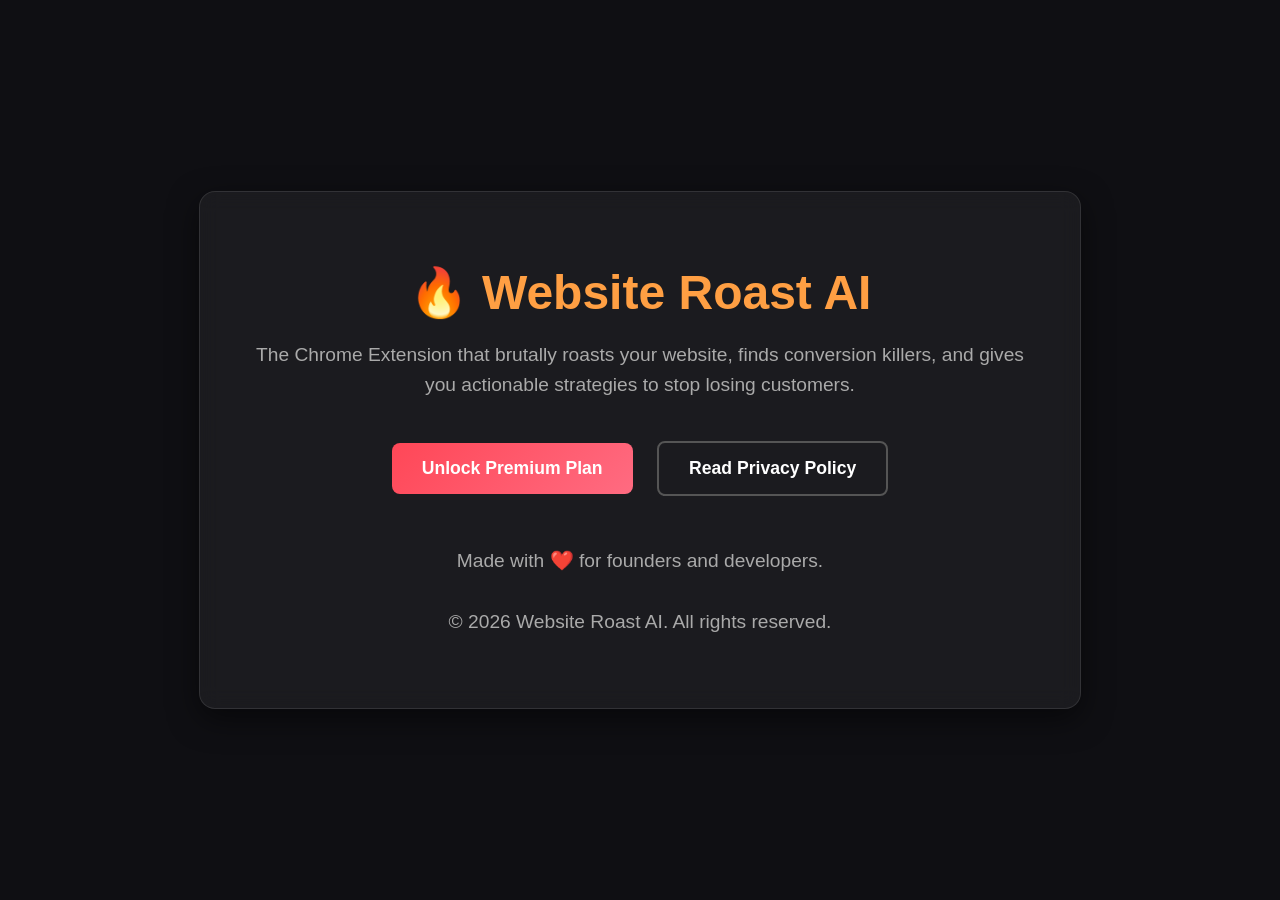
<file: index.html>
<!DOCTYPE html>
<html lang="en">
<head>
    <meta charset="UTF-8">
    <meta name="viewport" content="width=device-width, initial-scale=1.0">
    <title>Website Roast AI - Brutally Honest UX Audits</title>
    <style>
        body {
            font-family: 'Segoe UI', Tahoma, Geneva, Verdana, sans-serif;
            background-color: #0f0f13;
            color: #ffffff;
            margin: 0;
            padding: 0;
            display: flex;
            flex-direction: column;
            align-items: center;
            justify-content: center;
            min-height: 100vh;
            text-align: center;
        }
        .container {
            max-width: 800px;
            padding: 40px;
            background: rgba(255, 255, 255, 0.05);
            border-radius: 16px;
            border: 1px solid rgba(255, 255, 255, 0.1);
            box-shadow: 0 10px 30px rgba(0, 0, 0, 0.5);
            backdrop-filter: blur(10px);
        }
        h1 {
            font-size: 3rem;
            margin-bottom: 10px;
            color: #ff9f43;
        }
        p {
            font-size: 1.2rem;
            color: #aaa;
            line-height: 1.6;
            margin-bottom: 30px;
        }
        .btn {
            display: inline-block;
            padding: 15px 30px;
            font-size: 1.1rem;
            font-weight: bold;
            color: #fff;
            background: linear-gradient(135deg, #ff4757, #ff6b81);
            text-decoration: none;
            border-radius: 8px;
            transition: transform 0.2s, box-shadow 0.2s;
            margin: 10px;
        }
        .btn:hover {
            transform: translateY(-2px);
            box-shadow: 0 5px 15px rgba(255, 71, 87, 0.4);
        }
        .btn-secondary {
            background: transparent;
            border: 2px solid #555;
        }
        .btn-secondary:hover {
            background: rgba(255,255,255,0.1);
            box-shadow: none;
        }
        .footer {
            margin-top: 40px;
            font-size: 0.9rem;
            color: #666;
        }
        .footer a {
            color: #ff9f43;
            text-decoration: none;
        }
        .footer a:hover {
            text-decoration: underline;
        }
    </style>
</head>
<body>

    <div class="container">
        <h1>🔥 Website Roast AI</h1>
        <p>The Chrome Extension that brutally roasts your website, finds conversion killers, and gives you actionable strategies to stop losing customers.</p>
        
        <a href="https://rzp.io/rzp/airoastmode" class="btn" target="_blank">Unlock Premium Plan</a>
        <a href="privacy.html" class="btn btn-secondary">Read Privacy Policy</a>
        
        <div class="footer">
            <p>Made with ❤️ for founders and developers.</p>
            <p>&copy; 2026 Website Roast AI. All rights reserved.</p>
        </div>
    </div>

</body>
</html>
</file>
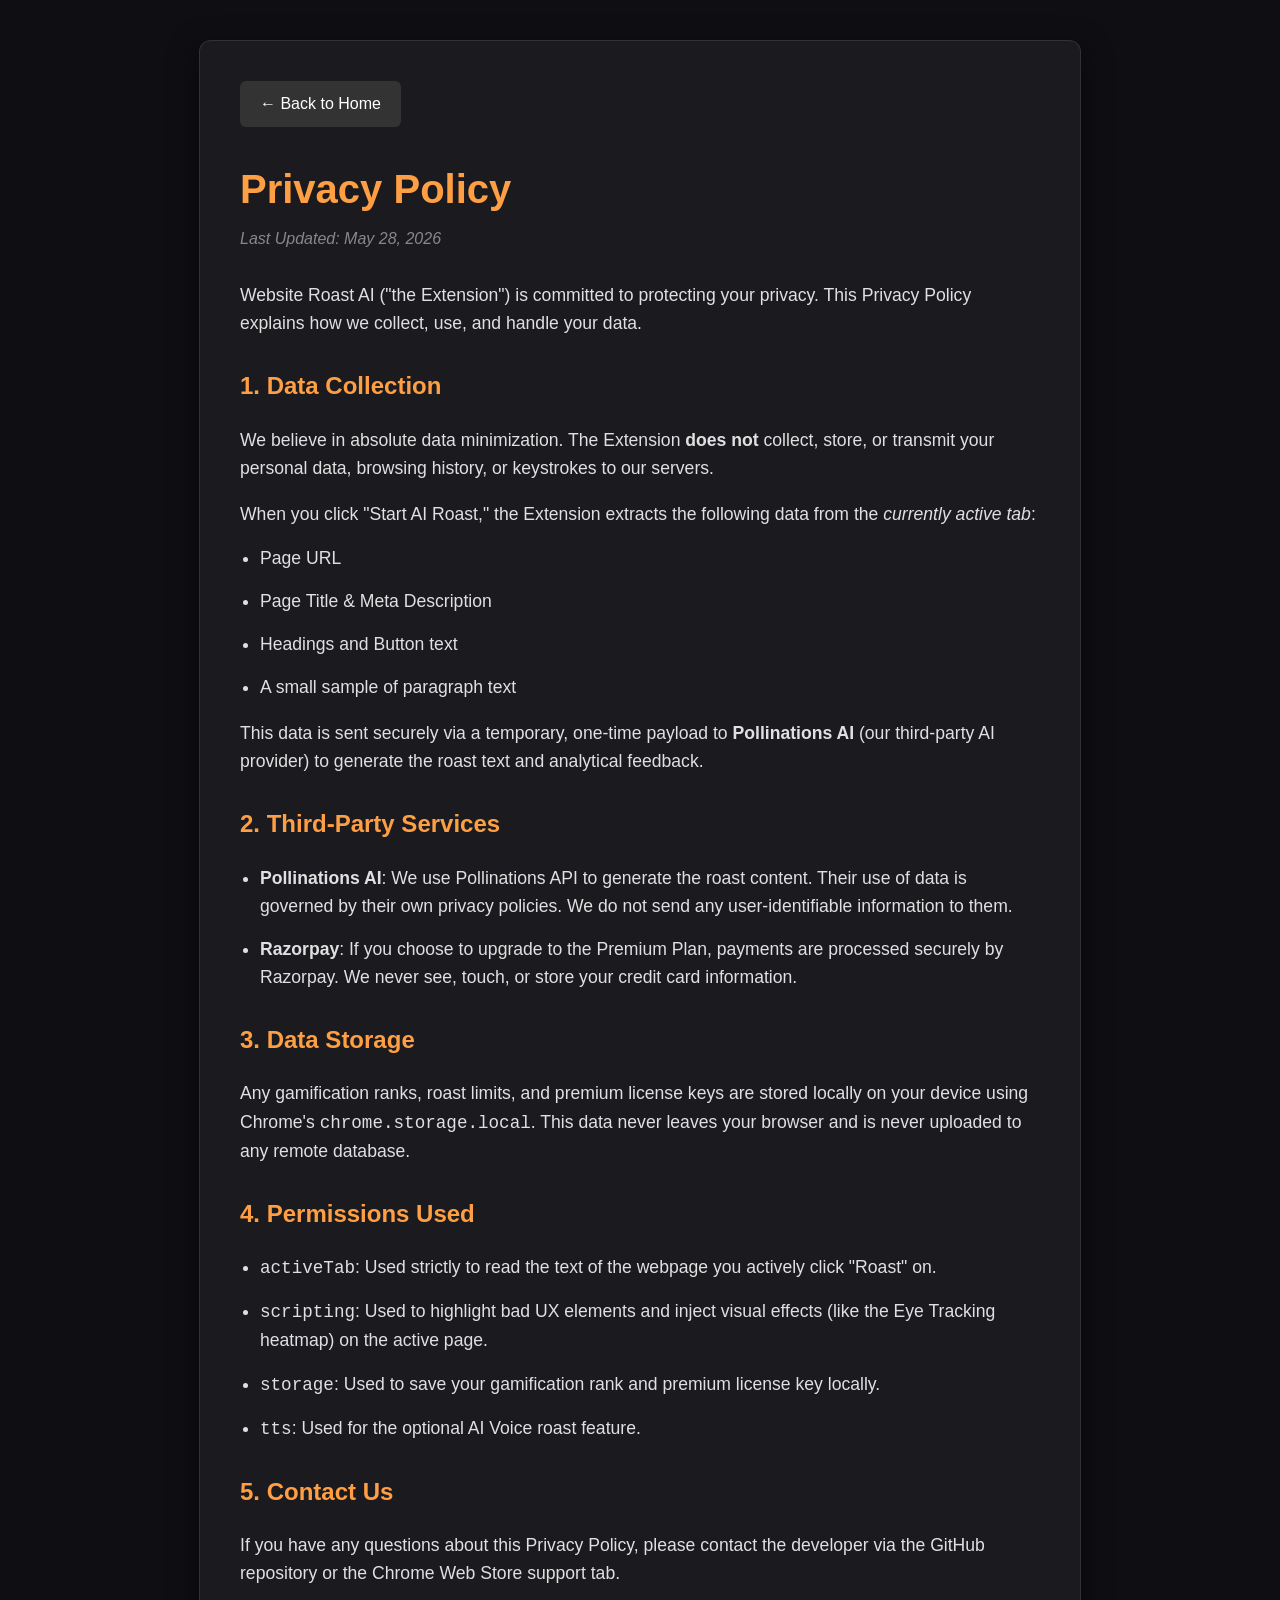
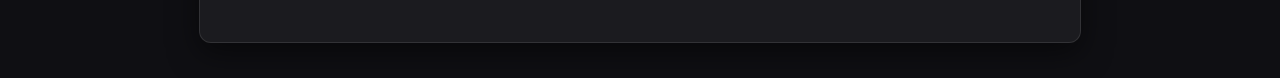
<file: privacy.html>
<!DOCTYPE html>
<html lang="en">
<head>
    <meta charset="UTF-8">
    <meta name="viewport" content="width=device-width, initial-scale=1.0">
    <title>Privacy Policy - Website Roast AI</title>
    <style>
        body {
            font-family: 'Segoe UI', Tahoma, Geneva, Verdana, sans-serif;
            background-color: #0f0f13;
            color: #e0e0e0;
            margin: 0;
            padding: 40px 20px;
            line-height: 1.6;
        }
        .container {
            max-width: 800px;
            margin: 0 auto;
            background: rgba(255, 255, 255, 0.05);
            padding: 40px;
            border-radius: 12px;
            border: 1px solid rgba(255, 255, 255, 0.1);
            box-shadow: 0 10px 30px rgba(0, 0, 0, 0.5);
        }
        h1, h2 {
            color: #ff9f43;
            margin-top: 30px;
        }
        h1 {
            font-size: 2.5rem;
            margin-bottom: 5px;
            margin-top: 0;
        }
        .date {
            color: #888;
            font-style: italic;
            margin-bottom: 30px;
        }
        p, li {
            font-size: 1.1rem;
            margin-bottom: 15px;
        }
        ul {
            padding-left: 20px;
        }
        a {
            color: #ff4757;
            text-decoration: none;
        }
        a:hover {
            text-decoration: underline;
        }
        .back-btn {
            display: inline-block;
            margin-bottom: 30px;
            color: #fff;
            background: #333;
            padding: 10px 20px;
            border-radius: 6px;
            text-decoration: none;
            transition: background 0.2s;
        }
        .back-btn:hover {
            background: #555;
            text-decoration: none;
        }
    </style>
</head>
<body>

    <div class="container">
        <a href="index.html" class="back-btn">&larr; Back to Home</a>
        
        <h1>Privacy Policy</h1>
        <div class="date">Last Updated: May 28, 2026</div>

        <p>Website Roast AI ("the Extension") is committed to protecting your privacy. This Privacy Policy explains how we collect, use, and handle your data.</p>

        <h2>1. Data Collection</h2>
        <p>We believe in absolute data minimization. The Extension <strong>does not</strong> collect, store, or transmit your personal data, browsing history, or keystrokes to our servers.</p>
        <p>When you click "Start AI Roast," the Extension extracts the following data from the <em>currently active tab</em>:</p>
        <ul>
            <li>Page URL</li>
            <li>Page Title & Meta Description</li>
            <li>Headings and Button text</li>
            <li>A small sample of paragraph text</li>
        </ul>
        <p>This data is sent securely via a temporary, one-time payload to <strong>Pollinations AI</strong> (our third-party AI provider) to generate the roast text and analytical feedback.</p>

        <h2>2. Third-Party Services</h2>
        <ul>
            <li><strong>Pollinations AI</strong>: We use Pollinations API to generate the roast content. Their use of data is governed by their own privacy policies. We do not send any user-identifiable information to them.</li>
            <li><strong>Razorpay</strong>: If you choose to upgrade to the Premium Plan, payments are processed securely by Razorpay. We never see, touch, or store your credit card information.</li>
        </ul>

        <h2>3. Data Storage</h2>
        <p>Any gamification ranks, roast limits, and premium license keys are stored locally on your device using Chrome's <code>chrome.storage.local</code>. This data never leaves your browser and is never uploaded to any remote database.</p>

        <h2>4. Permissions Used</h2>
        <ul>
            <li><code>activeTab</code>: Used strictly to read the text of the webpage you actively click "Roast" on.</li>
            <li><code>scripting</code>: Used to highlight bad UX elements and inject visual effects (like the Eye Tracking heatmap) on the active page.</li>
            <li><code>storage</code>: Used to save your gamification rank and premium license key locally.
            <li><code>tts</code>: Used for the optional AI Voice roast feature.</li>
        </ul>

        <h2>5. Contact Us</h2>
        <p>If you have any questions about this Privacy Policy, please contact the developer via the GitHub repository or the Chrome Web Store support tab.</p>
    </div>

</body>
</html>
</file>
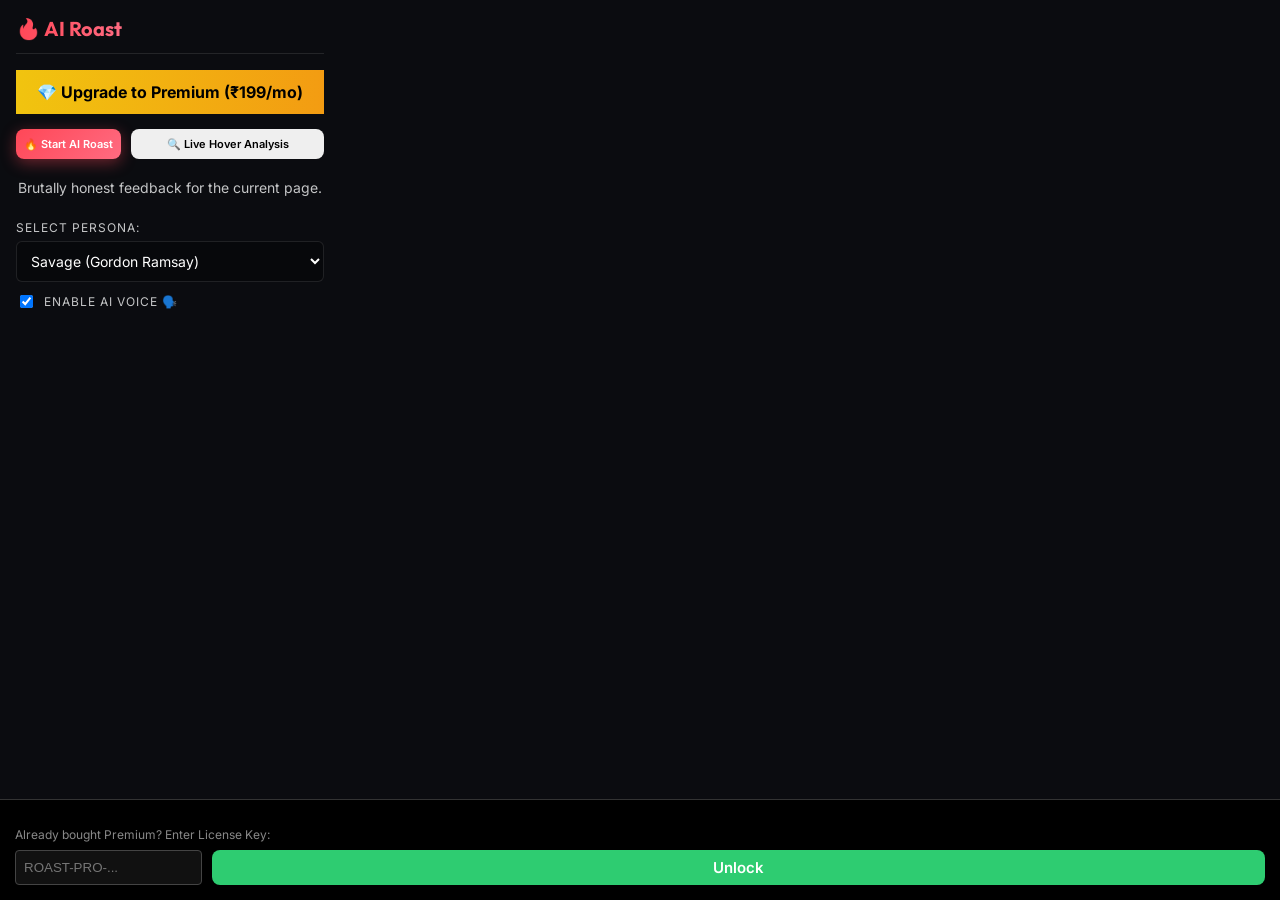
<file: sidepanel.html>
<!DOCTYPE html>
<html lang="en">
<head>
    <meta charset="UTF-8">
    <meta name="viewport" content="width=device-width, initial-scale=1.0">
    <title>AI Roast My Website</title>
    <link rel="stylesheet" href="sidepanel.css">
    <link href="https://fonts.googleapis.com/css2?family=Inter:wght@400;600;800&family=Outfit:wght@700&display=swap" rel="stylesheet">
</head>
<body>
    <div class="header">
        <h1>🔥 AI Roast</h1>
    </div>

    <div id="premiumBanner" class="premium-banner" style="background: linear-gradient(90deg, #f1c40f, #f39c12); padding: 12px; text-align: center; font-weight: bold; cursor: pointer; color: #000;">
        💎 Upgrade to Premium (₹199/mo)
    </div>
    
    <div id="gamificationBanner" class="gamification hidden">
        <span id="userLevel">Beginner Founder</span>
        <span id="roastsRemaining">3/3 Free Roasts</span>
    </div>

    <div id="mainView" class="view active">
        <div class="action-grid" style="margin-bottom: 20px;">
            <button class="btn primary-btn" id="roastBtn">🔥 Start AI Roast</button>
            <button class="btn secondary" id="btnHoverTrack" style="grid-column: span 2;">🔍 Live Hover Analysis</button>
        </div>
        <p class="subtitle">Brutally honest feedback for the current page.</p>

        <div class="mode-selector">
            <label for="roastMode">Select Persona:</label>
            <select id="roastMode" class="styled-select">
                <option value="savage">Savage (Gordon Ramsay)</option>
                <option value="genz">Gen-Z Troll</option>
                <option value="investor">Angry VC</option>
                <option value="ceo">Ruthless CEO</option>
                <option value="ux">UX Snob</option>
                <option value="reddit">Reddit Reviewer</option>
                <option value="hacker">Cyber Hacker</option>
                <option value="indian">Indian Startup Uncle</option>
            </select>
            <div style="margin-top:10px; display:flex; align-items:center; gap:8px;">
                <input type="checkbox" id="voiceToggle" checked>
                <label for="voiceToggle" style="font-size:12px; color:var(--text-secondary); margin:0;">Enable AI Voice 🗣️</label>
            </div>
        </div>
        <div id="errorBox" class="error hidden" style="margin-top: 15px;"></div>
    </div>

    <div id="loadingView" class="view">
        <div class="loader">🔥</div>
        <p class="loading-text" id="loadingText">Analyzing trust issues...</p>
    </div>

    <div id="resultView" class="view">
        <div id="damageContainer">
            <div class="roast-card">
                <h2>THE VERDICT</h2>
                <p class="roast-text" id="roastText">...</p>
            </div>
            
            <div class="why-fails">
                <strong>Why it fails:</strong> <span id="whyFailsText">...</span>
            </div>

            <div class="card result-card deep-metric">
                <h3>🧠 Website IQ</h3>
                <div class="score-row">
                    <span>Design IQ: <span id="designIqScore">0</span></span>
                    <div class="progress-bar"><div class="progress-fill" style="background:#ff4757;" id="designIqProgress"></div></div>
                </div>
            </div>

            <div class="viral-metrics deep-metric">
                <div class="metric-row">
                    <span class="metric-label">Founder Coping Level:</span>
                    <span class="metric-value" id="founderCopingText">...</span>
                </div>
                <div class="metric-row">
                    <span class="metric-label">Startup Bro Stereotype:</span>
                    <span class="metric-value" id="startupBroText">...</span>
                </div>
                <div class="metric-row">
                    <span class="metric-label">Dark Patterns:</span>
                    <span class="metric-value" id="darkPatternsText">...</span>
                </div>
            </div>

        
        <div class="card result-card">
            <h3>❤️ Founder Therapy</h3>
            <p id="therapyText" style="font-style: italic; color: var(--text-secondary);">...</p>
        </div>

        <div class="card result-card">
            <h3>💼 AI Business Coach</h3>
            <ul id="businessAdviceList" style="margin: 0; padding-left: 20px; font-size: 13px; color: var(--text-secondary);">
                <li>...</li>
            </ul>
        </div>

        <div class="card result-card deep-metric">
            <h3>📊 Would Users Trust This?</h3>
            <div class="score-row">
                <span>Scam Probability: <span id="scamScore">0</span>%</span>
                <div class="progress-bar"><div class="progress-fill danger" id="scamProgress"></div></div>
            </div>
        </div>

        <div class="card result-card meme-card">
            <h3>🤡 Expectation vs Reality</h3>
            <div class="meme-container">
                <div class="meme-text" id="memeText">...</div>
            </div>
        </div>

        </div> <!-- End damage container -->

        <div class="action-grid" style="margin-top:20px;">
            <button class="btn secondary premium-action" id="btnRewrite">✨ Rewrite Page 🔒</button>
            <button class="btn secondary premium-action" id="btnRedFlags">🚩 Red Flags 🔒</button>
            <button class="btn secondary premium-action" id="btnEyeTrack">👁️ Eye Track 🔒</button>
            <button class="btn secondary premium-action" id="btnExportPdf" style="grid-column: span 3; background: #2ecc71; color: white; border: none;">📄 Export Audit PDF 🔒</button>
        </div>

        <div id="competitorBattleBox" style="margin-top: 15px; padding: 15px; background: rgba(255,255,255,0.05); border-radius: 8px;">
            <h3 style="margin-top:0;">🥊 Competitor Battle</h3>
            <p style="font-size: 12px; color: var(--text-secondary); margin-bottom: 8px;">Who's stealing your customers?</p>
            <div style="display: flex; gap: 8px;">
                <input type="text" id="competitorUrl" placeholder="https://competitor.com" style="flex: 1; padding: 8px; border-radius: 4px; border: 1px solid #444; background: #111; color: white;">
                <button id="btnBattle" class="btn premium-action" style="background: #e74c3c; color: white;">Battle 🔒</button>
            </div>
            <div id="battleResult" style="margin-top: 10px; font-size: 13px; font-weight: bold; color: #ff9f43; display: none;"></div>
        </div>

        <div class="button-group" style="flex-wrap: wrap;">
            <button class="btn" id="shareBtnX" style="background:#000; color:#fff; flex: 1;">🐦 X</button>
            <button class="btn" id="shareBtnReddit" style="background:#ff4500; color:#fff; flex: 1;">👽 Reddit</button>
            <button class="btn" id="shareBtnLinkedIn" style="background:#0077b5; color:#fff; flex: 1;">💼 LinkedIn</button>
        </div>
        <button class="btn secondary" id="backBtn" style="margin-top: 10px;">⬅️ Roast Another Website</button>

        <div class="viral-metrics">
            <div class="metric-row">
                <span class="metric-label">Vibe:</span>
                <span id="personalityText" class="metric-value">...</span>
            </div>
            <div class="metric-row">
                <span class="metric-label">Rich Score:</span>
                <span id="richScoreText" class="metric-value">...</span>
            </div>
        </div>

        <div class="scores">
            <div class="score-card">
                <div class="score-title">Conversion</div>
                <div class="score-value" id="conversionScore">0</div>
                <div class="score-max">/ 100</div>
            </div>
            <div class="score-card">
                <div class="score-title">Trust</div>
                <div class="score-value" id="trustScore">0</div>
                <div class="score-max">/ 100</div>
            </div>
        </div>
    </div>

    <div id="unlockContainer" style="padding: 15px; border-top: 1px solid #333; background: #000; position: fixed; bottom: 0; left: 0; right: 0; z-index: 100;">
        <p style="font-size: 12px; color: #888; margin-bottom: 8px;">Already bought Premium? Enter License Key:</p>
        <div style="display: flex; gap: 10px;">
            <input type="text" id="licenseKeyInput" placeholder="ROAST-PRO-..." style="flex: 1; padding: 8px; border-radius: 4px; border: 1px solid #444; background: #111; color: white;">
            <button id="btnUnlock" class="btn" style="background: #2ecc71; color: white; padding: 8px 12px;">Unlock</button>
        </div>
    </div>

    <script src="sidepanel.js"></script>
</body>
</html>
</file>
<file: sidepanel.css>
:root {
    --bg-color: #0b0c10;
    --card-bg: #1f2833;
    --card-border: #45a29e;
    --text-primary: #ffffff;
    --text-secondary: #c5c6c7;
    --accent: #66fcf1;
    --accent-hover: #45a29e;
    --danger: #ff4757;
    --danger-hover: #ff6b81;
}

body {
    background-color: var(--bg-color);
    color: var(--text-primary);
    font-family: 'Inter', sans-serif;
    margin: 0;
    width: 340px;
    padding: 16px;
    box-sizing: border-box;
    overflow-x: hidden;
}

.header {
    display: flex;
    justify-content: space-between;
    align-items: center;
    margin-bottom: 16px;
    padding-bottom: 12px;
    border-bottom: 1px solid rgba(255, 255, 255, 0.1);
}

.header h1 {
    font-family: 'Outfit', sans-serif;
    margin: 0;
    font-size: 20px;
    background: linear-gradient(90deg, #ff4757, #ff6b81);
    -webkit-background-clip: text;
    -webkit-text-fill-color: transparent;
}

#settingsBtn {
    background: none;
    border: none;
    font-size: 18px;
    cursor: pointer;
    transition: transform 0.2s;
}

#settingsBtn:hover {
    transform: rotate(90deg);
}

.view {
    display: none;
    animation: fadeIn 0.3s ease;
}

.view.active {
    display: block;
}

@keyframes fadeIn {
    from { opacity: 0; transform: translateY(5px); }
    to { opacity: 1; transform: translateY(0); }
}

.subtitle {
    color: var(--text-secondary);
    font-size: 14px;
    margin-bottom: 24px;
    text-align: center;
}

button {
    width: 100%;
    padding: 12px;
    border: none;
    border-radius: 8px;
    font-size: 15px;
    font-weight: 600;
    font-family: 'Inter', sans-serif;
    cursor: pointer;
    transition: all 0.2s;
    display: flex;
    justify-content: center;
    align-items: center;
    gap: 8px;
}

.primary-btn {
    background: linear-gradient(135deg, var(--danger), var(--danger-hover));
    color: white;
    box-shadow: 0 4px 15px rgba(255, 71, 87, 0.4);
}

.primary-btn:hover {
    transform: translateY(-2px);
    box-shadow: 0 6px 20px rgba(255, 71, 87, 0.6);
}

.primary-btn:active {
    transform: translateY(0);
}

.secondary-btn {
    background-color: transparent;
    color: var(--text-secondary);
    border: 1px solid rgba(255,255,255,0.2);
}

.secondary-btn:hover {
    background-color: rgba(255,255,255,0.1);
    color: var(--text-primary);
}

.share-btn {
    background-color: #000000;
    color: white;
    border: 1px solid #333;
}

.share-btn:hover {
    background-color: #111;
    border-color: #555;
}

.error {
    margin-top: 16px;
    padding: 12px;
    background-color: rgba(255, 71, 87, 0.1);
    border-left: 4px solid var(--danger);
    color: #ff6b81;
    font-size: 13px;
    border-radius: 4px;
}

.error.hidden {
    display: none;
}

/* Loading View */
#loadingView {
    text-align: center;
    padding: 24px 0;
}

.loader {
    font-size: 40px;
    display: inline-block;
    animation: bounce 0.8s infinite alternate cubic-bezier(0.5, 0.05, 1, 0.5);
    margin-bottom: 16px;
}

@keyframes bounce {
    from { transform: translateY(0); }
    to { transform: translateY(-20px) scale(1.1); }
}

/* Result View */
.roast-card {
    background-color: var(--card-bg);
    border: 1px solid var(--danger);
    border-radius: 8px;
    padding: 16px;
    margin-bottom: 12px;
    position: relative;
    box-shadow: 0 4px 15px rgba(255, 71, 87, 0.15);
}

.roast-card h2 {
    margin: 0 0 8px 0;
    font-size: 16px;
    color: var(--danger);
}

.roast-text {
    font-size: 15px;
    line-height: 1.5;
    margin: 0;
    font-style: italic;
    color: var(--text-primary);
}

.why-fails {
    background-color: rgba(255, 255, 255, 0.05);
    padding: 12px;
    border-radius: 8px;
    font-size: 13px;
    line-height: 1.5;
    color: var(--text-secondary);
    margin-bottom: 16px;
}

.why-fails strong {
    color: var(--text-primary);
}

.button-group {
    display: flex;
    gap: 10px;
    margin-top: 15px;
}

/* --- V3 Features --- */

/* Emotional Damage Animation */
@keyframes emotionalDamage {
    0% { transform: translate(1px, 1px) rotate(0deg); border: 2px solid var(--danger); box-shadow: inset 0 0 50px rgba(255, 0, 0, 0.5); }
    10% { transform: translate(-1px, -2px) rotate(-1deg); }
    20% { transform: translate(-3px, 0px) rotate(1deg); }
    30% { transform: translate(3px, 2px) rotate(0deg); }
    40% { transform: translate(1px, -1px) rotate(1deg); }
    50% { transform: translate(-1px, 2px) rotate(-1deg); }
    60% { transform: translate(-3px, 1px) rotate(0deg); }
    70% { transform: translate(3px, 1px) rotate(-1deg); }
    80% { transform: translate(-1px, -1px) rotate(1deg); }
    90% { transform: translate(1px, 2px) rotate(0deg); }
    100% { transform: translate(1px, -2px) rotate(-1deg); border: none; box-shadow: none;}
}

.shake-intense {
    animation: emotionalDamage 0.5s;
    animation-iteration-count: 2;
}

.locked-blur {
    filter: blur(5px);
    opacity: 0.5;
    pointer-events: none;
    user-select: none;
}

.gamification {
    display: flex;
    justify-content: space-between;
    background: #ff4757;
    color: white;
    padding: 8px 15px;
    font-size: 12px;
    font-weight: 600;
    text-transform: uppercase;
    letter-spacing: 0.5px;
}
.gamification.hidden {
    display: none;
}

.action-grid {
    display: grid;
    grid-template-columns: 1fr 1fr 1fr;
    gap: 10px;
    margin-top: 15px;
}
.action-grid .btn {
    font-size: 11px;
    padding: 8px;
    white-space: nowrap;
}

.meme-container {
    background-image: url('data:image/svg+xml;utf8,<svg xmlns="http://www.w3.org/2000/svg" width="100%" height="100%"><rect fill="%230b0c10" width="100%" height="100%"/><text x="50%" y="40%" fill="%23fff" font-size="20" font-family="sans-serif" text-anchor="middle">Expectation</text><text x="50%" y="80%" fill="%23fff" font-size="20" font-family="sans-serif" text-anchor="middle">Reality</text></svg>');
    background-size: cover;
    background-position: center;
    border-radius: 8px;
    height: 120px;
    display: flex;
    align-items: flex-end;
    padding: 10px;
    border: 1px solid var(--card-border);
    position: relative;
    overflow: hidden;
}

.meme-text {
    background: rgba(0, 0, 0, 0.8);
    color: white;
    padding: 8px;
    border-radius: 4px;
    font-weight: 700;
    font-size: 12px;
    text-align: center;
    width: 100%;
    z-index: 2;
}

.progress-fill.danger {
    background-color: var(--danger);
}

.score-card {
    flex: 1;
    background-color: var(--card-bg);
    padding: 12px;
    border-radius: 8px;
    text-align: center;
    border: 1px solid rgba(255, 255, 255, 0.1);
}

.score-title {
    font-size: 12px;
    color: var(--text-secondary);
    text-transform: uppercase;
    letter-spacing: 1px;
    margin-bottom: 4px;
}

.score-value {
    font-size: 28px;
    font-family: 'Outfit', sans-serif;
    font-weight: 700;
    color: var(--accent);
}

.score-max {
    font-size: 11px;
    color: rgba(255,255,255,0.4);
}

.actions {
    display: flex;
    flex-direction: column;
    gap: 8px;
}

/* Viral Features */
.mode-selector {
    margin-bottom: 20px;
}

.mode-selector label {
    display: block;
    font-size: 12px;
    color: var(--text-secondary);
    margin-bottom: 6px;
    text-transform: uppercase;
    letter-spacing: 1px;
}

.styled-select {
    width: 100%;
    padding: 10px;
    background-color: rgba(0,0,0,0.3);
    border: 1px solid rgba(255,255,255,0.1);
    border-radius: 6px;
    color: var(--text-primary);
    font-family: 'Inter', sans-serif;
    font-size: 14px;
    outline: none;
    cursor: pointer;
}

.styled-select:focus {
    border-color: var(--danger);
}

.loading-text {
    font-weight: 600;
    color: var(--accent);
    margin-bottom: 4px;
}

.viral-metrics {
    background-color: rgba(0, 0, 0, 0.2);
    border: 1px dashed rgba(255, 255, 255, 0.15);
    padding: 10px;
    border-radius: 6px;
    margin-bottom: 16px;
}

.metric-row {
    display: flex;
    justify-content: space-between;
    margin-bottom: 6px;
    font-size: 13px;
}

.metric-row:last-child {
    margin-bottom: 0;
}

.metric-label {
    color: var(--text-secondary);
}

.metric-value {
    font-weight: 600;
    color: var(--accent);
    text-align: right;
    max-width: 60%;
}
</file>
